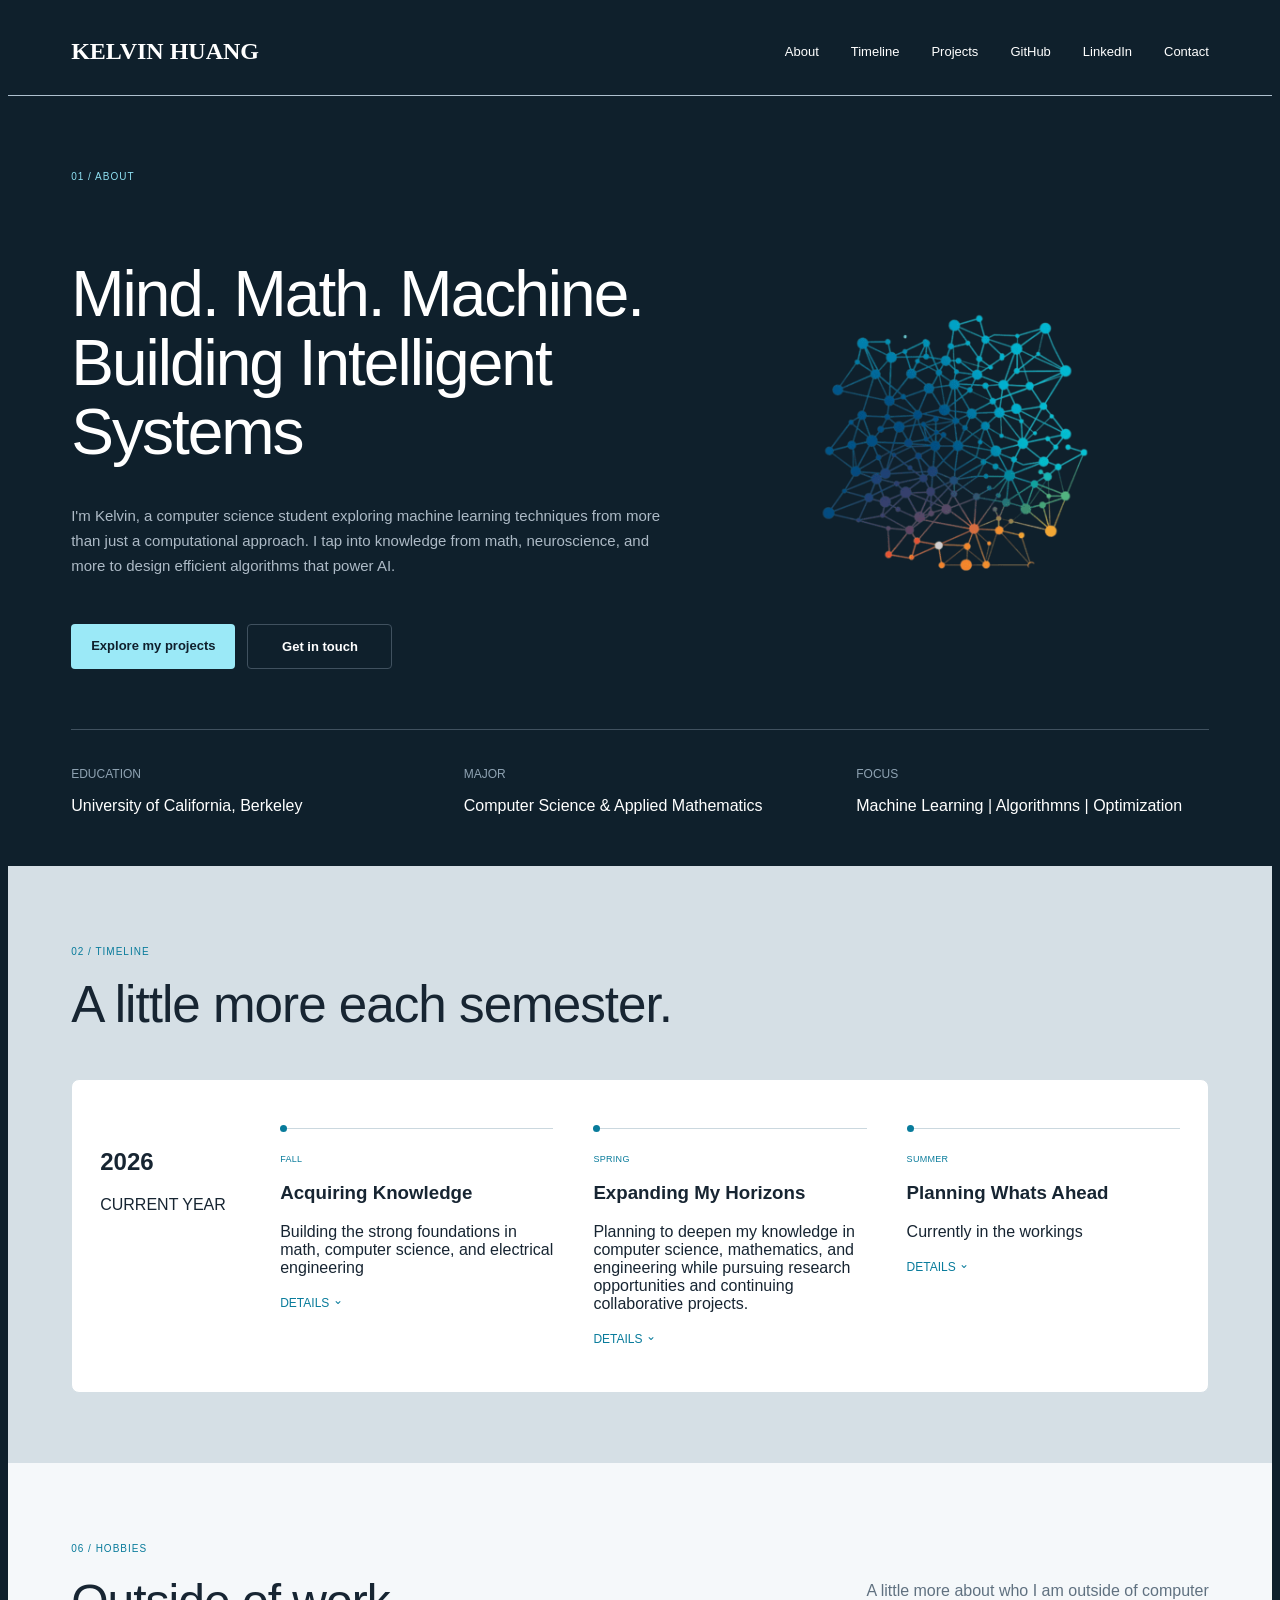
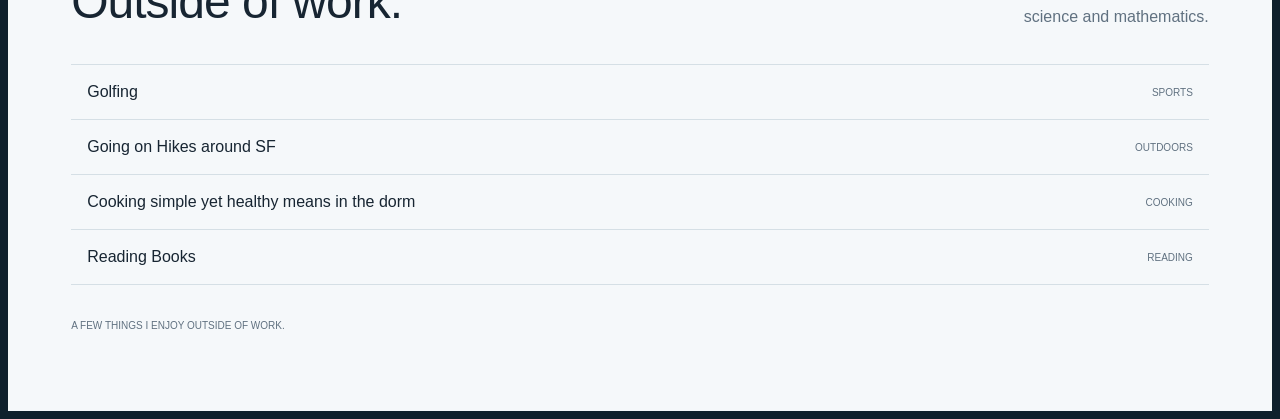
<file: index.html>
<!DOCTYPE html>
<html>
<head>
    <title>Kelvin Huang Portfolio</title>

    <meta name = "description" content = "Kelvin Huang's personal website">

    <link rel = "stylesheet" href = "style.css">
    <script src = "script.js" defer></script>
</head>
<body>
    <header>
        <div class = "header_name">
            KELVIN HUANG
        </div>

        <nav class = "header_text">
            <a href= "#">About</a>
            <a href= "#">Timeline</a>
            <a href= "projects.html">Projects</a>
            <a href= "https://github.com/Wildtypers" target = "_blank">GitHub</a>
            <a href= "https://www.linkedin.com/in/kelvin-huang-7a6068315/?isSelfProfile=true" target = "_blank">LinkedIn</a>
            <a href= "contact.html">Contact</a>
        </nav>
    </header>

    <main>
        <section class = "landing_page">
            <div class = "landing_page_left">

                <p>01 / ABOUT</p>

                <h1>
                    Mind. Math. Machine.<br>
                    Building Intelligent Systems 
                </h1>

                <p>
                    I'm Kelvin, a computer science student exploring machine learning techniques from more than just a computational approach. 
                    I tap into knowledge from math, neuroscience, and more to design efficient algorithms that power AI.
                </p>

                <div class = "buttons">
                    <a href = "projects.html" class = "main_button"> Explore my projects</a>
                    <a href = "contact.html" class = "secondary_button"> Get in touch</a>
                </div>
            </div>

            <div class = "landing_page_right">
                <img src = "neural_network.png" alt = "neural_network" class="scale-up">
            </div>

            <div class = "landing_page_bottom">
                <div class = "info_item">
                    <p>EDUCATION</p>
                    <h3>University of California, Berkeley</h3>
                </div>

                <div class = "info_item">
                    <p>MAJOR</p>
                    <h3>Computer Science & Applied Mathematics</h3>
                </div>

                <div class = "info_item">
                    <p>FOCUS</p>
                    <h3>Machine Learning | Algorithmns | Optimization</h3>
                </div>
            </div>
        </section>

        <section class = "timeline_section">
            <div class = "timeline_header">
                <p>02 / TIMELINE</p>
                <h2>A little more each semester.</h2>
            </div>

            <div class = "timeline_row">
                <div class = "timeline_year">
                    <h2>2026</h2>
                    <p>CURRENT YEAR</p>
                </div>

                <div class = "semester">
                    <p>FALL</p>
                    <h3>Acquiring Knowledge</h3>
                    <p>Building the strong foundations in math, computer science, and electrical engineering</p>
                    <button class = "details_button">
                        DETAILS <span class = "arrow">⌄</span>
                    </button>

                    <div class="semester_dropdown">
                        <ul>
                            <li>
                                <strong>Coursework:</strong>
                                CS 61A, CS 70, ELENG 66,
                                MATH 84, and CS 198 (DeCal).
                            </li>

                            <li>
                                <strong>Technical Clubs:</strong>
                                Open Project and Coding for Good,
                                exploring collaborative software
                                development and real-world applications.
                            </li>

                            <li>
                                <strong>Extracurriculars:</strong>
                                Club Golf.
                            </li>
                        </ul>
                    </div>
                </div>

                <div class = "semester">
                    <p>SPRING</p>
                    <h3>Expanding My Horizons</h3>
                    <p>Planning to deepen my knowledge in computer science, mathematics, and engineering while pursuing research opportunities and continuing collaborative projects.</p>
                    <button class = "details_button">
                        DETAILS <span class = "arrow">⌄</span>
                    </button>

                    <div class="semester_dropdown">
                        <ul>
                            <li>
                                <strong>Planned Coursework:</strong>
                                CS 61B, ELENG 64, MATH 104, and a course
                                fulfilling the American Cultures requirement.
                            </li>

                            <li>
                                <strong>Technical Involvement:</strong>
                                Continue participating in Open Project and
                                Coding for Good, building on existing projects.
                            </li>

                            <li>
                                <strong>Research:</strong>
                                Explore undergraduate research opportunities,
                                particularly in machine learning.
                            </li>

                            <li>
                                <strong>Extracurriculars:</strong>
                                Continue participating in Club Golf.
                            </li>
                        </ul>
                    </div>
                </div>

                <div class = "semester">
                    <p>SUMMER</p>
                    <h3>Planning Whats Ahead</h3>
                    <p>Currently in the workings</p>
                    <button class = "details_button">
                        DETAILS <span class = "arrow">⌄</span>
                    </button>
                    <div class="semester_dropdown">
                        <p>
                            More information about what you worked on during this semester.
                        </p>

                        <p>
                            You could include classes, projects, research, skills learned,
                            or anything else you want to highlight.
                        </p>
                    </div>
                </div>
            </div>
        </section>
        
        <!-- HOBBIES SECTION -->

        <section class="hobbies_section">

            <div class="hobbies_header">

                <div class="hobbies_heading">
                    <p>06 / HOBBIES</p>
                    <h2>Outside of work.</h2>
                </div>

                <p class="hobbies_description">
                    A little more about who I am outside of
                    computer science and mathematics.
                </p>

            </div>

            <div class="hobbies_list">

                <div class="hobby_row">
                    <p>Golfing</p>
                    <span>SPORTS</span>
                </div>

                <div class="hobby_row">
                    <p>Going on Hikes around SF</p>
                    <span>OUTDOORS</span>
                </div>

                <div class="hobby_row">
                    <p>Cooking simple yet healthy means in the dorm</p>
                    <span>COOKING</span>
                </div>

                <div class="hobby_row">
                    <p>Reading Books</p>
                    <span>READING</span>
                </div>
            </div>

            <p class="hobbies_footer">
                A FEW THINGS I ENJOY OUTSIDE OF WORK.
            </p>

        </section>

    </main>

</body>
</html>
</file>
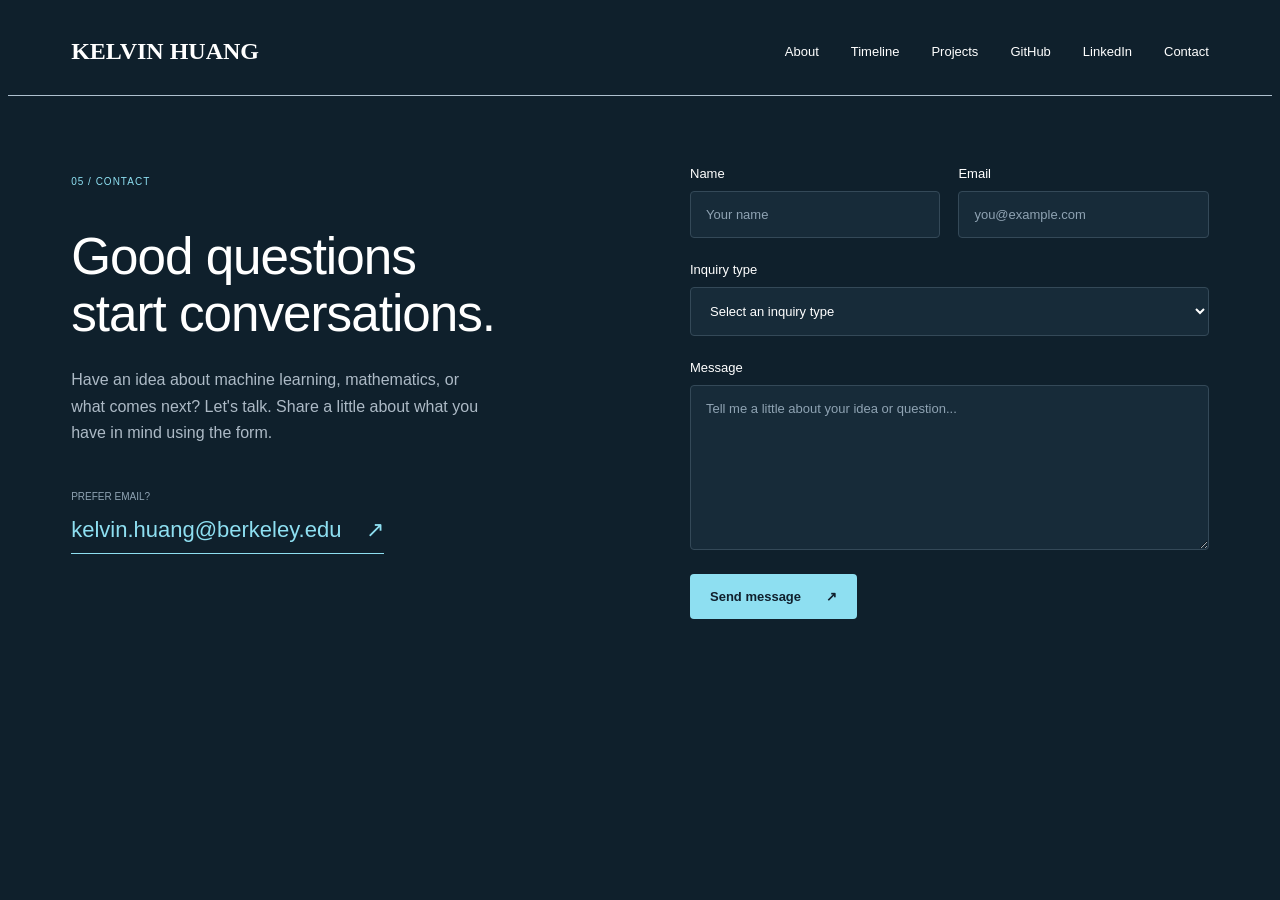
<file: contact.html>
<!DOCTYPE html>
<html>
<head>
    <title>Contact | Kelvin Huang</title>
    <meta name="description" content="Contact Kelvin Huang">
    <link rel="stylesheet" href="style.css">
</head>

<body class="contact_body">

    <header>
        <div class="header_name">
            KELVIN HUANG
        </div>

        <nav class="header_text">
            <a href="index.html">About</a>
            <a href="index.html#timeline">Timeline</a>
            <a href="projects.html">Projects</a>
            <a href="https://github.com/Wildtypers" target="_blank">GitHub</a>
            <a href="https://www.linkedin.com/in/kelvin-huang-7a6068315/?isSelfProfile=true" target="_blank">LinkedIn</a>
            <a href="contact.html">Contact</a>
        </nav>
    </header>

    <main class="contact_page">

        <section class="contact_intro">

            <p class="contact_label">
                05 / CONTACT
            </p>

            <h1>
                Good questions<br>
                start conversations.
            </h1>

            <p class="contact_description">
                Have an idea about machine learning, mathematics,
                or what comes next? Let's talk. Share a little
                about what you have in mind using the form.
            </p>

            <div class="contact_email">

                <p>PREFER EMAIL?</p>

                <a href="mailto:kelvin.huang@berkeley.edu">
                    kelvin.huang@berkeley.edu
                    <span>↗</span>
                </a>

            </div>

        </section>


        <section class="contact_form_section">

            <form class="contact_form">

                <div class="contact_form_row">

                    <div class="contact_field">
                        <label for="contact_name">Name</label>

                        <input
                            type="text"
                            id="contact_name"
                            name="name"
                            placeholder="Your name"
                            required
                        >
                    </div>

                    <div class="contact_field">
                        <label for="contact_email">Email</label>

                        <input
                            type="email"
                            id="contact_email"
                            name="email"
                            placeholder="you@example.com"
                            required
                        >
                    </div>

                </div>


                <div class="contact_field">

                    <label for="inquiry_type">
                        Inquiry type
                    </label>

                    <select id="inquiry_type" name="inquiry" required>

                        <option value="" disabled selected>
                            Select an inquiry type
                        </option>

                        <option value="research">
                            Research collaboration
                        </option>

                        <option value="project">
                            Project inquiry
                        </option>

                        <option value="opportunity">
                            Internship / Opportunity
                        </option>

                        <option value="general">
                            General question
                        </option>

                        <option value="other">
                            Other
                        </option>

                    </select>

                </div>


                <div class="contact_field">

                    <label for="contact_message">
                        Message
                    </label>

                    <textarea
                        id="contact_message"
                        name="message"
                        placeholder="Tell me a little about your idea or question..."
                        rows="7"
                        required
                    ></textarea>

                </div>


                <button type="submit" class="contact_submit">
                    Send message
                    <span>↗</span>
                </button>

            </form>

        </section>

    </main>

</body>
</html>
</file>
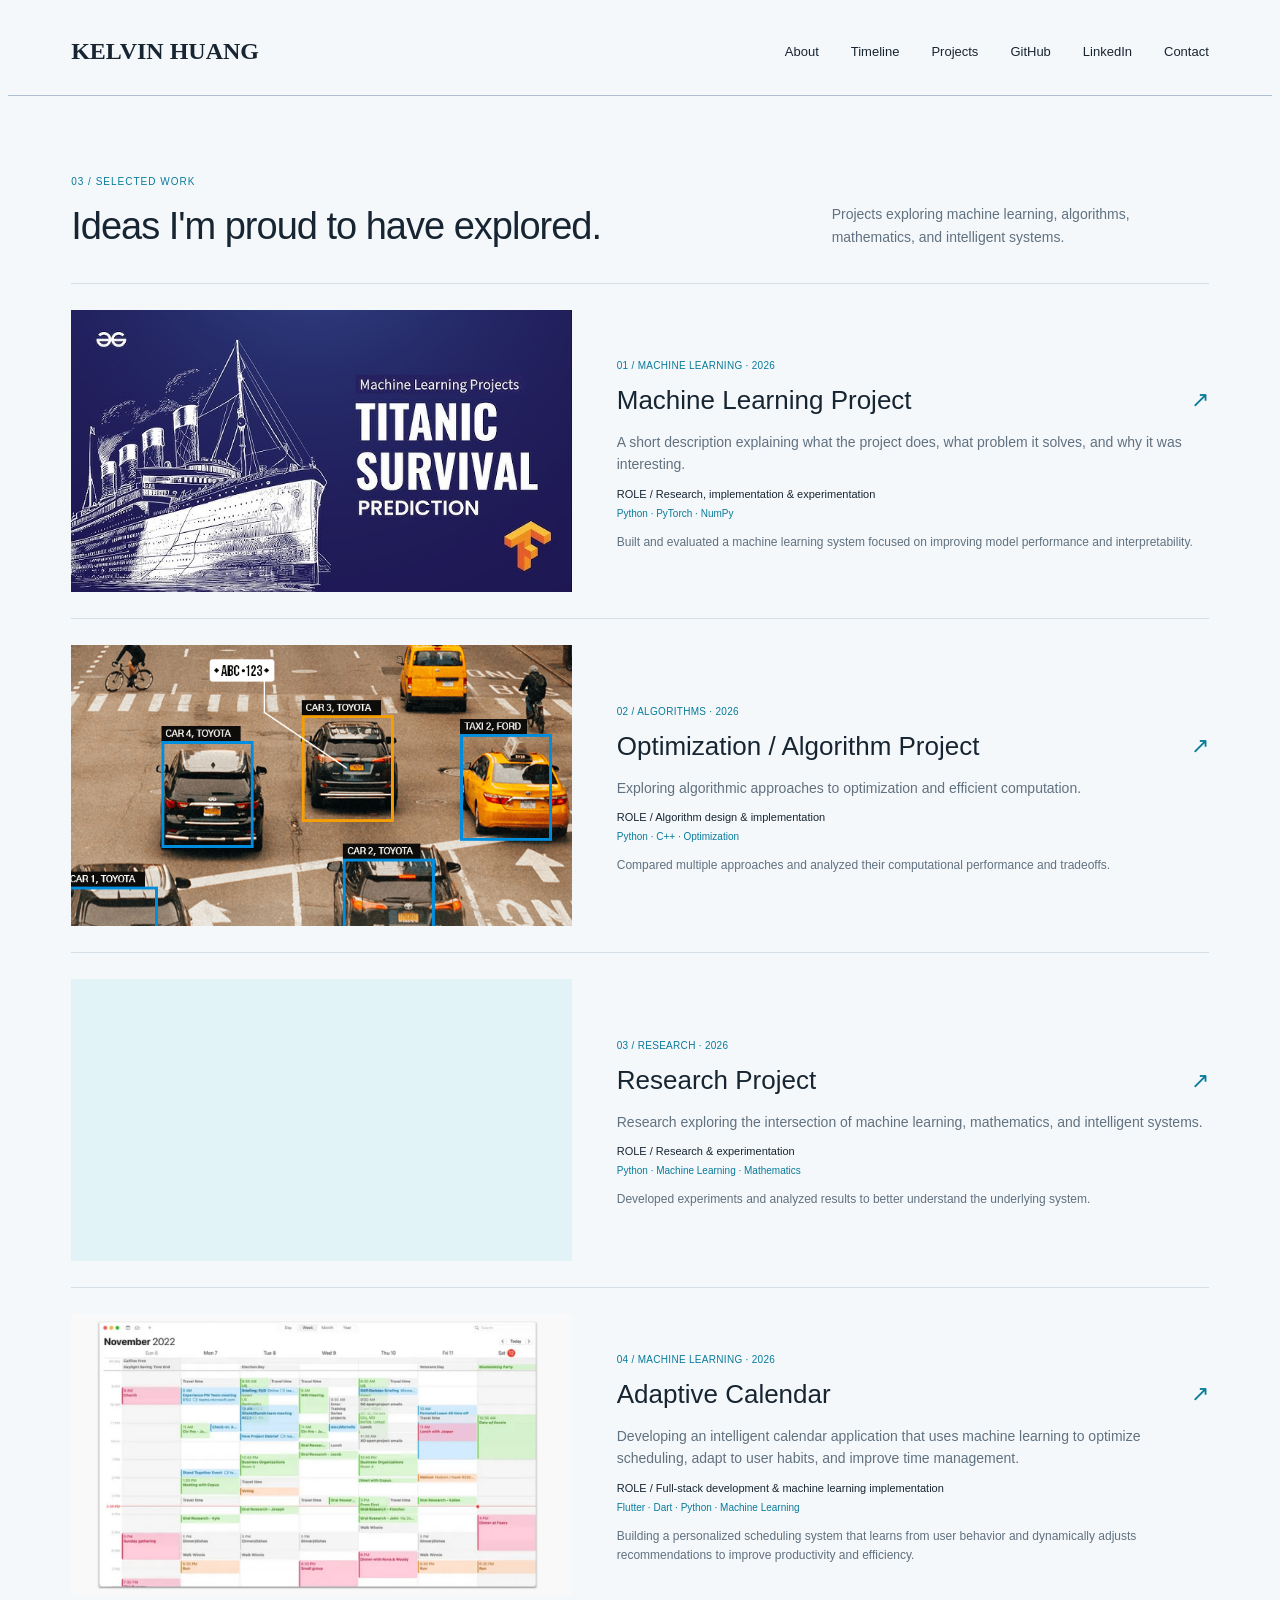
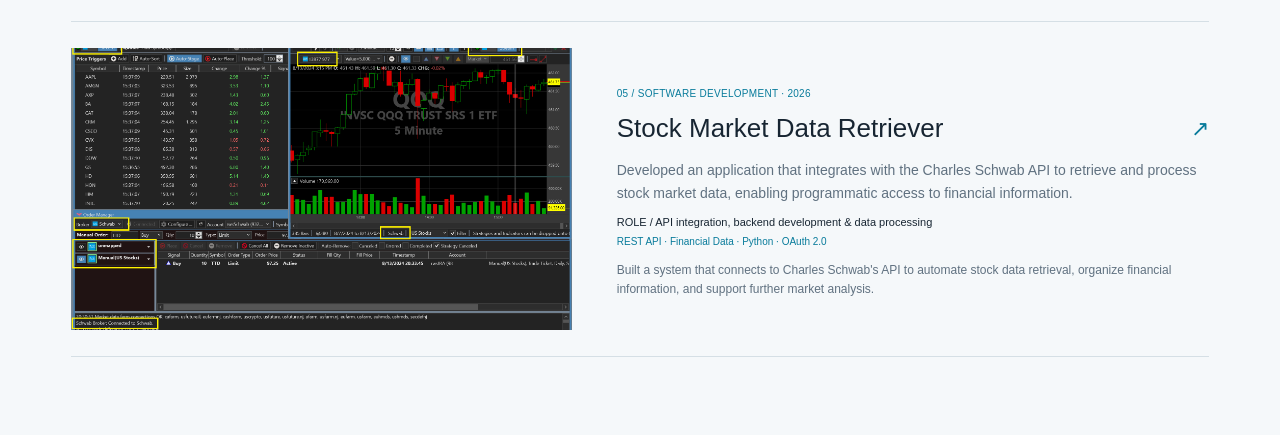
<file: projects.html>
<!DOCTYPE html>
<html>
<head>
    <title>Projects | Kelvin Huang</title>
    <meta name="description" content="Kelvin Huang's projects">
    <link rel="stylesheet" href="style.css">
</head>

<body class="projects_body">

    <header>
        <div class="header_name">
            KELVIN HUANG
        </div>

        <nav class="header_text">
            <a href="index.html">About</a>
            <a href="index.html#timeline">Timeline</a>
            <a href="projects.html">Projects</a>
            <a href="https://github.com/Wildtypers" target="_blank">GitHub</a>
            <a href="https://www.linkedin.com/in/kelvin-huang-7a6068315/?isSelfProfile=true" target="_blank">LinkedIn</a>
            <a href="contact.html">Contact</a>
        </nav>
    </header>

    <main class="projects_page">

        <section class="projects_intro">

            <div>
                <p class="section_label">03 / SELECTED WORK</p>

                <h1>
                    Ideas I'm proud to have explored.
                </h1>
            </div>

            <p class="projects_intro_text">
                Projects exploring machine learning, algorithms,
                mathematics, and intelligent systems.
            </p>

        </section>


        <section class="projects_list">

            <!-- PROJECT 1 -->
            <article class="project_row">

                <div class="project_image">
                    <img src="kaggle.jpg" alt="Project 1">
                </div>

                <div class="project_content">

                    <p class="project_meta">
                        01 / MACHINE LEARNING · 2026
                    </p>

                    <a href="https://github.com/Wildtypers/kaggleTitanicCompetition" target="_blank" class="project_title">
                        <h2>Machine Learning Project</h2>
                        <span>↗</span>
                    </a>

                    <p class="project_description">
                        A short description explaining what the project does,
                        what problem it solves, and why it was interesting.
                    </p>

                    <p class="project_role">
                        ROLE / Research, implementation & experimentation
                    </p>

                    <p class="project_tools">
                        Python · PyTorch · NumPy
                    </p>

                    <p class="project_outcome">
                        Built and evaluated a machine learning system focused
                        on improving model performance and interpretability.
                    </p>

                </div>

            </article>


            <!-- PROJECT 2 -->
            <article class="project_row">

                <div class="project_image dark_project_image">
                    <img src = "plateDetection.png" alt="Project 2">
                </div>

                <div class="project_content">

                    <p class="project_meta">
                        02 / ALGORITHMS · 2026
                    </p>

                    <a href="https://github.com/Wildtypers/licensePlateApp" target="_blank" class="project_title">
                        <h2>Optimization / Algorithm Project</h2>
                        <span>↗</span>
                    </a>

                    <p class="project_description">
                        Exploring algorithmic approaches to optimization
                        and efficient computation.
                    </p>

                    <p class="project_role">
                        ROLE / Algorithm design & implementation
                    </p>

                    <p class="project_tools">
                        Python · C++ · Optimization
                    </p>

                    <p class="project_outcome">
                        Compared multiple approaches and analyzed their
                        computational performance and tradeoffs.
                    </p>

                </div>

            </article>

            <article class="project_row">

                <div class="project_image">
                    <iframe src="researchPoster.pdf#toolbar=0"
                        width="100%"
                        height="100%"
                        style="border: none;">
                    </iframe>
                </div>

                <div class="project_content">

                    <p class="project_meta">
                        03 / RESEARCH · 2026
                    </p>

                    <a href="https://docs.google.com/presentation/d/1k3t0ebn6r4F9aMwcePYpLRCoA6lPwrzm/edit?usp=sharing&ouid=101207459919165394273&rtpof=true&sd=true" target="_blank" class="project_title">
                        <h2>Research Project</h2>
                        <span>↗</span>
                    </a>

                    <p class="project_description">
                        Research exploring the intersection of machine
                        learning, mathematics, and intelligent systems.
                    </p>

                    <p class="project_role">
                        ROLE / Research & experimentation
                    </p>

                    <p class="project_tools">
                        Python · Machine Learning · Mathematics
                    </p>

                    <p class="project_outcome">
                        Developed experiments and analyzed results to better
                        understand the underlying system.
                    </p>

                </div>

            </article>

            <article class="project_row">

                <div class="project_image dark_project_image">
                    <img src = "calendar.png" alt="Project 4">
                </div>

                <div class="project_content">

                    <p class="project_meta">
                        04 / MACHINE LEARNING · 2026
                    </p>

                    <a href="https://github.com/Wildtypers/adaptiveCalendar" target="_blank" class="project_title">
                        <h2>Adaptive Calendar</h2>
                        <span>↗</span>
                    </a>

                    <p class="project_description">
                        Developing an intelligent calendar application that uses machine learning to optimize scheduling, adapt to user habits, and improve time management.
                    </p>

                    <p class="project_role">
                        ROLE / Full-stack development & machine learning implementation
                    </p>

                    <p class="project_tools">
                        Flutter · Dart · Python · Machine Learning
                    </p>

                    <p class="project_outcome">
                        Building a personalized scheduling system that learns from user behavior and dynamically adjusts recommendations to improve productivity and efficiency.
                    </p>

                </div>

            </article>

            <article class="project_row">

                <div class="project_image dark_project_image">
                    <img src = "schwabAPI.png" alt="Project 5">
                </div>

                <div class="project_content">

                    <p class="project_meta">
                        05 / SOFTWARE DEVELOPMENT · 2026
                    </p>

                    <a href="https://github.com/Wildtypers/schwabFinancialData" target="_blank" class="project_title">
                        <h2>Stock Market Data Retriever</h2>
                        <span>↗</span>
                    </a>

                    <p class="project_description">
                        Developed an application that integrates with the Charles Schwab API to retrieve and process stock market data, enabling programmatic access to financial information.
                    </p>

                    <p class="project_role">
                        ROLE / API integration, backend development & data processing
                    </p>

                    <p class="project_tools">
                        REST API · Financial Data · Python · OAuth 2.0
                    </p>

                    <p class="project_outcome">
                        Built a system that connects to Charles Schwab's API to automate stock data retrieval, organize financial information, and support further market analysis.
                    </p>

                </div>

            </article>

        </section>

    </main>

</body>
</html>
</file>
<file: style.css>
* {
    box-sizing: border-box;
}

a {
    text-decoration: none;
    color: inherit;
}

body {
    background: #0f202c;
    color: white;
    font-family: Arial, Helvetica, sans-serif;

}

header{
    display: flex;
    justify-content: space-between;
    align-items: center;

    padding: 30px 5%;
    border-bottom: 1px solid #AEC0CF;
}

.header_name{
    font-family: "Orbitron", san-serif;
    font-size: 24px;
    font-weight: bold;
}

.header_text {
    display: flex;
    align-items: center;
    gap: 32px;
    font-size: 13px;
}

.landing_page{
    display: grid;
    grid-template-columns: 1.2fr 0.8fr;
    grid-template-rows: 1fr auto;

    column-gap: 80px;
    padding: 65px 5% 0;
}

.landing_page_left {
    display: flex;
    flex-direction: column;
    justify-content: center;

    padding-bottom: 60px;
}

.landing_page_left > p:first-child {
    color: #8edff1;

    font-family: "Orbitron", sans-serif;
    font-size: 10px;
    letter-spacing: 1px;

    margin-bottom: 25px;
}

.landing_page_left h1 {
    font-size: clamp(42px, 5vw, 68px);

    font-weight: 300;

    line-height: 1.08;

    letter-spacing: -2px;

    margin-bottom: 22px;
}

.landing_page_left h1 + p {
    max-width: 590px;

    color: #adbac6;

    font-size: 15px;
    line-height: 1.65;
}

.landing_page_right {

    display: flex;
    justify-content: center;
    align-items: flex-start;

    width: 80%;
}

.landing_page_right img {
    width: 100%;
    height: 100%;

    object-fit: contain;
}

.buttons {
    display: flex;
    gap: 12px;
    font-family: "Orbitron", sans-serif;
    margin-top: 30px;
}

.main_button,.secondary_button {
    min-width: 145px;

    padding: 14px 20px;

    border-radius: 4px;

    font-size: 13px;
    font-weight: 600;

    text-align: center;

    transition: 0.2s ease;
}

.main_button {
    background: #9be9f7;
    color: #10202d;
}

.main_button:hover {
    background: #b6f1fb;
    transform: translateY(-2px);
}

.secondary_button {
    border: 1px solid #40515f;
    color: #ffffff;
}

.secondary_button:hover {
    border-color: #9be9f7;
    color: #9be9f7;

    transform: translateY(-2px);
}

.landing_page_bottom {
    grid-column: 1 / -1;

    display: grid;
    grid-template-columns: repeat(3, 1fr);

    gap: 40px;

    padding-top: 25px;
    padding-bottom: 35px;

    border-top: 1px solid #40515f;
}

.info_item p {
    font-size: 12px;
    color: #8fa3b3;
    margin-bottom: 8px;
}

.info_item h3 {
    font-size: 16px;
    font-weight: 400;
}

.timeline_section{
    background: #D5DFE5;
    color: #172532;
    padding: 70px 5%;
}

.timeline_header{
    margin-bottom: 45px;
}

.timeline_header > p {
    font-family: "Orbitron", sans-serif;
    font-size: 10px;
    letter-spacing: 1px;

    color: #087b9b;

    margin-bottom: 18px;
}

.timeline_header h2{
    font-size: clamp(36px, 4vw, 52px);
    font-weight: 400;

    letter-spacing: -1px;

    margin: 0;
}

.timeline_row {
    background: white;

    border: 1px solid #d5dfe5;
    border-radius: 8px;

    display: grid;

    grid-template-columns: 140px repeat(3, 1fr);

    gap: 40px;

    padding: 48px 28px 45px;
   
}

.semester {
    position: relative; 
    
    padding-top: 25px;

    font-family: Arial, Helvetica, sans-serif;

    border-top: 1px solid #cbd8df
}

.semester::before {
    content: "";

    position: absolute;

    top: -4px;
    left: 0;

    width: 7px;
    height: 7px;

    border-radius: 50%;

    background: #087b9b;
}

.semester > p:first-child {
    font-family: "Orbitron", sans-serif;

    color: #087b9b;

    font-size: 9px;
    letter-spacing: 0.3px;

    margin: 0 0 12px;
}

.semester_dropdown {
    display: none;

    margin-top: 15px;
}

.semester_dropdown ul {
    margin: 0;
    padding-left: 20px;
}

.semester_dropdown li {
    margin-bottom: 8px;

    font-size: 14px;
    line-height: 1.5;

    color: #53636f
}

.details_button {
    background: none;
    border: none;

    padding: 0;

    font-size: 12px;
    color: #087b9b;

    cursor: pointer;
}

.arrow{
    position: relative;
    top: -3px;
}

/* HOBBIES SECTION */

.hobbies_section {
    background: #f5f8fa;
    color: #172532;
    padding: 70px 5%;
    font-family: Arial, Helvetica, sans-serif;
}

/* HOBBIES HEADER */

.hobbies_header {
    display: grid;
    grid-template-columns: 1.3fr 0.7fr;
    gap: 60px;
    align-items: end;
    margin-bottom: 35px;
}

.hobbies_heading > p {
    color: #087b9b;
    font-family: "Orbitron", sans-serif;
    font-size: 10px;
    letter-spacing: 1px;
    margin-bottom: 20px;
}

.hobbies_heading h2 {
    font-size: clamp(36px, 4vw, 48px);
    font-weight: 400;
    letter-spacing: -1px;
    margin: 0;
}

.hobbies_description {
    color: #607180;
    font-size: 16px;
    line-height: 1.6;
    max-width: 400px;
    margin: 0;
    text-align: right;
    margin-left: auto;
}

/* HOBBIES LIST */

.hobbies_list {
    display: flex;
    flex-direction: column;
}

.hobby_row {
    display: flex;
    justify-content: space-between;
    align-items: center;
    padding: 18px 16px;
    border-top: 1px solid #d5dfe5;
}

.hobby_row:last-child {
    border-bottom: 1px solid #d5dfe5;
}

.hobby_row p {
    font-size: 16px;
    margin: 0;
}

.hobby_row span {
    color: #607180;
    font-family: "Orbitron", sans-serif;
    font-size: 10px;
    text-align: right;
}

/* HOBBIES FOOTER */

.hobbies_footer {
    color: #607180;
    font-family: "Orbitron", sans-serif;
    font-size: 10px;
    margin-top: 35px;
}

/* PROJECT PAGE */
.projects_body {
    background: #f5f8fa;
    color: #172532;
    font-family: Arial, Helvetica, sans-serif;
}

.projects_body .projects_page {
    padding: 70px 5%;
    max-width: 1400px;
    margin: 0 auto;
}

/* PROJECT INTRO */

.projects_body .projects_intro {
    display: grid;
    grid-template-columns: 1.3fr 0.7fr;
    gap: 60px;
    align-items: end;

    padding-bottom: 35px;
    border-bottom: 1px solid #d5dfe5;
}

.projects_body .section_label {
    color: #087b9b;
    font-family: "Orbitron", sans-serif;
    font-size: 10px;
    letter-spacing: 1px;
}

.projects_body .projects_intro h1 {
    font-size: clamp(28px, 3vw, 38px);
    font-weight: 400;
    letter-spacing: -1px;
    margin: 18px 0 0;
}

.projects_body .projects_intro_text {
    color: #607180;
    font-size: 14px;
    line-height: 1.6;
    max-width: 380px;
    margin: 0;
}

/* PROJECT ROWS */

.projects_body .project_row {
    display: grid;
    grid-template-columns: 44% 1fr;
    gap: 45px;
    align-items: center;

    padding: 26px 0;
    border-bottom: 1px solid #d5dfe5;
}

/* PROJECT IMAGES */

.projects_body .project_image {
    background: #e2f3f7;
    aspect-ratio: 16 / 9;

    display: flex;
    justify-content: center;
    align-items: center;
    overflow: hidden;
}

.projects_body .dark_project_image {
    background: #10202d;
}

.projects_body .project_image img {
    width: 100%;
    height: 100%;
    object-fit: cover;
}

/* PROJECT CONTENT */

.projects_body .project_content {
    display: flex;
    flex-direction: column;
}

.projects_body .project_meta {
    color: #087b9b;
    font-family: "Orbitron", sans-serif;
    font-size: 10px;
    letter-spacing: 0.3px;
    margin-bottom: 14px;
}

.projects_body .project_title {
    display: flex;
    justify-content: space-between;
    align-items: center;
    gap: 20px;
}

.projects_body .project_title h2 {
    font-size: 26px;
    font-weight: 400;
    margin: 0;
}

.projects_body .project_title span {
    color: #087b9b;
    font-size: 22px;
    transition: 0.2s ease;
}

.projects_body .project_title:hover span {
    transform: translate(3px, -3px);
}

.projects_body .project_description {
    color: #607180;
    font-size: 14px;
    line-height: 1.6;
    margin: 15px 0 12px;
}

.projects_body .project_role {
    font-size: 11px;
    margin: 0 0 8px;
}

.projects_body .project_tools {
    color: #087b9b;
    font-family: "Orbitron", sans-serif;
    font-size: 10px;
    margin: 0 0 14px;
}

.projects_body .project_outcome {
    color: #607180;
    font-size: 12px;
    line-height: 1.6;
    margin: 0;
}

/* Contact Page */


/* CONTACT PAGE */

.contact_body {
    background: #0f202c;
    color: white;
    font-family: Arial, Helvetica, sans-serif;
}

.contact_page {
    display: grid;
    grid-template-columns: 1fr 1fr;
    gap: 100px;

    padding: 70px 5%;
    min-height: 75vh;
}

/* LEFT SIDE */

.contact_label {
    color: #8edff1;
    font-family: "Orbitron", sans-serif;
    font-size: 10px;
    letter-spacing: 1px;
    margin-bottom: 25px;
}

.contact_intro h1 {
    font-size: clamp(36px, 4vw, 52px);
    font-weight: 400;
    letter-spacing: -1px;
    line-height: 1.1;
    margin-bottom: 25px;
}

.contact_description {
    color: #adbac6;
    font-size: 16px;
    line-height: 1.65;
    max-width: 420px;
}

/* EMAIL LINK */

.contact_email {
    margin-top: 45px;
}

.contact_email p {
    color: #8fa3b3;
    font-family: "Orbitron", sans-serif;
    font-size: 10px;
    margin-bottom: 15px;
}

.contact_email a {
    display: inline-flex;
    align-items: center;
    gap: 25px;

    color: #8edff1;
    font-size: 22px;

    padding-bottom: 10px;
    border-bottom: 1px solid #8edff1;
}

.contact_email a:hover {
    color: white;
}

/* RIGHT SIDE - FORM */

.contact_form {
    display: flex;
    flex-direction: column;
    gap: 24px;
}

.contact_form_row {
    display: grid;
    grid-template-columns: 1fr 1fr;
    gap: 18px;
}

.contact_field {
    display: flex;
    flex-direction: column;
    gap: 10px;
}

.contact_field label {
    color: white;
    font-size: 13px;
}

.contact_field input,
.contact_field select,
.contact_field textarea {
    width: 100%;

    background: #172b39;
    color: white;

    border: 1px solid #344958;
    border-radius: 4px;

    padding: 15px;
    font-family: Arial, Helvetica, sans-serif;
    font-size: 13px;
}

.contact_field textarea {
    resize: vertical;
    min-height: 165px;
}

.contact_field input::placeholder,
.contact_field textarea::placeholder {
    color: #8fa3b3;
}

.contact_field input:focus,
.contact_field select:focus,
.contact_field textarea:focus {
    outline: none;
    border-color: #8edff1;
}

.contact_field select {
    cursor: pointer;
}

/* SUBMIT BUTTON */

.contact_submit {
    display: flex;
    align-items: center;
    justify-content: space-between;
    gap: 25px;

    width: fit-content;
    padding: 15px 20px;

    background: #8edff1;
    color: #10202d;

    border: none;
    border-radius: 4px;

    font-size: 13px;
    font-weight: bold;

    cursor: pointer;
    transition: 0.2s ease;
}

.contact_submit:hover {
    background: #b6f1fb;
    transform: translateY(-2px);
}
</file>
